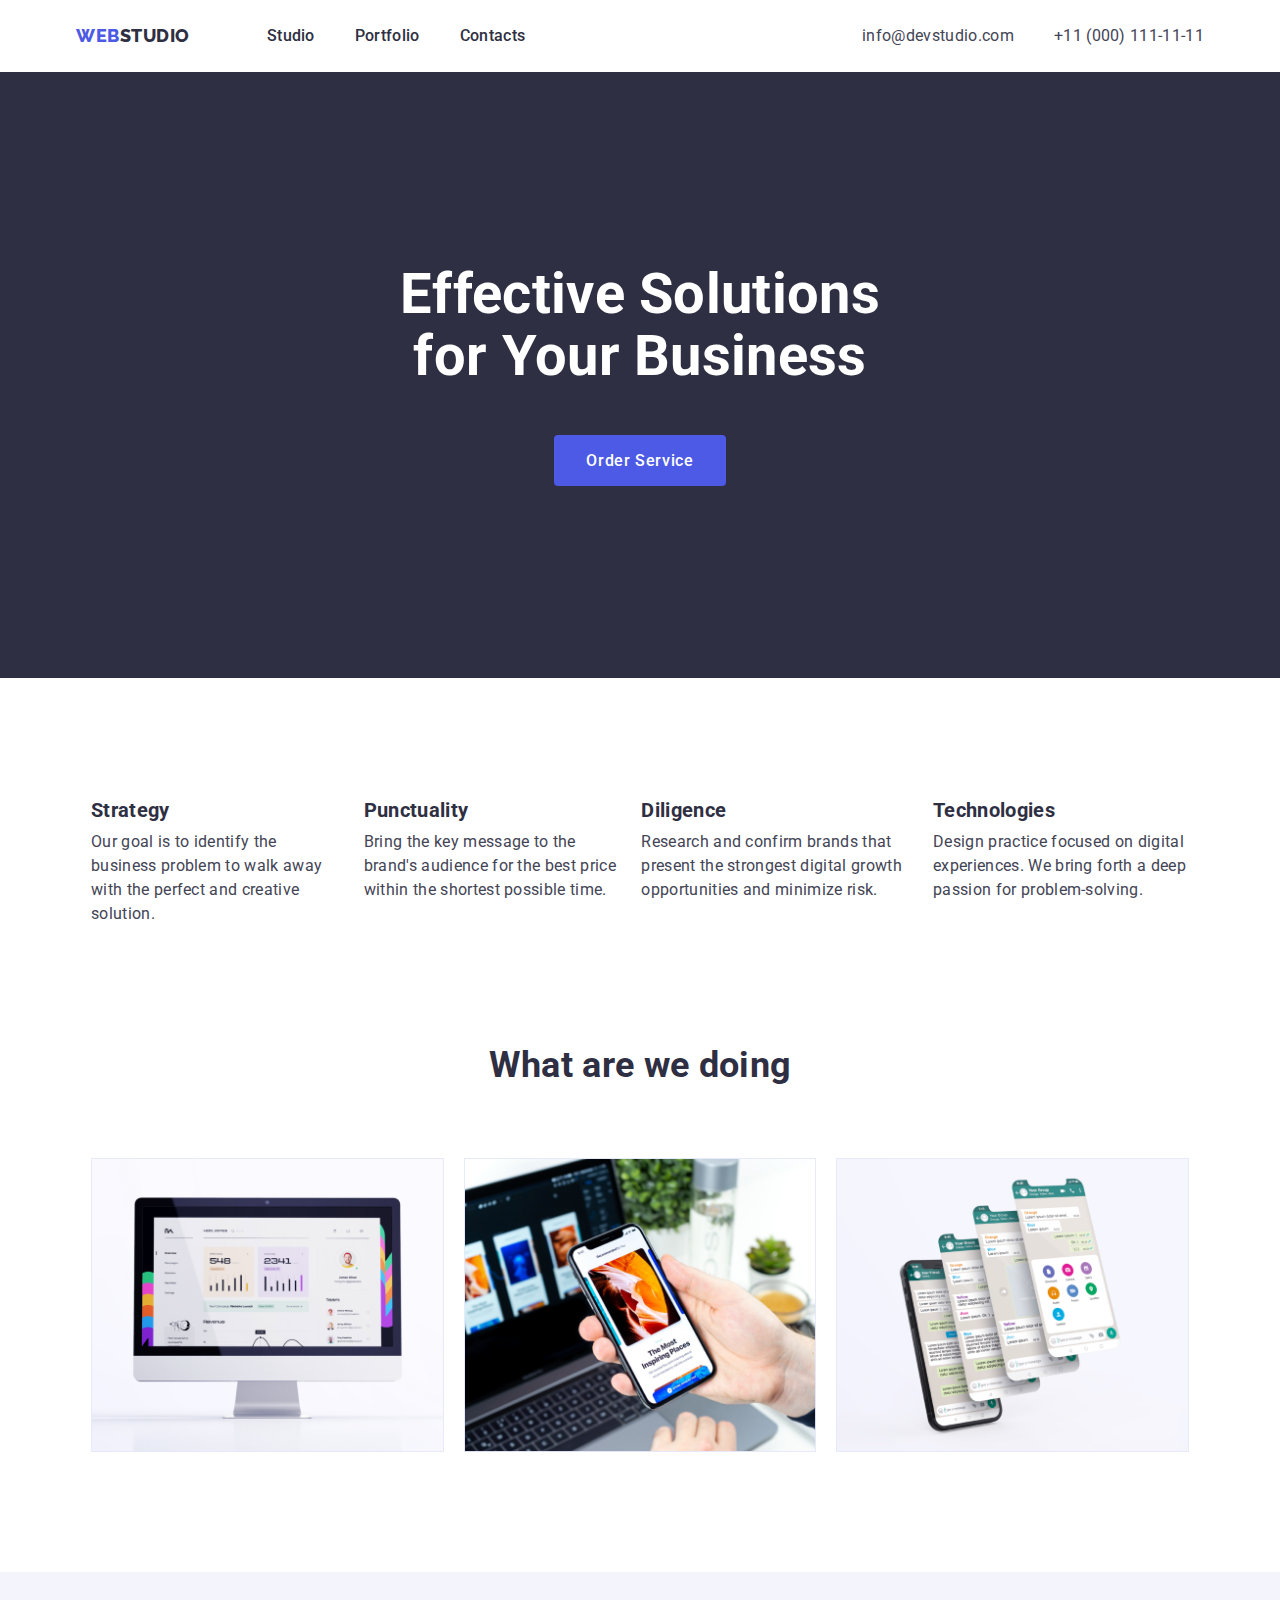
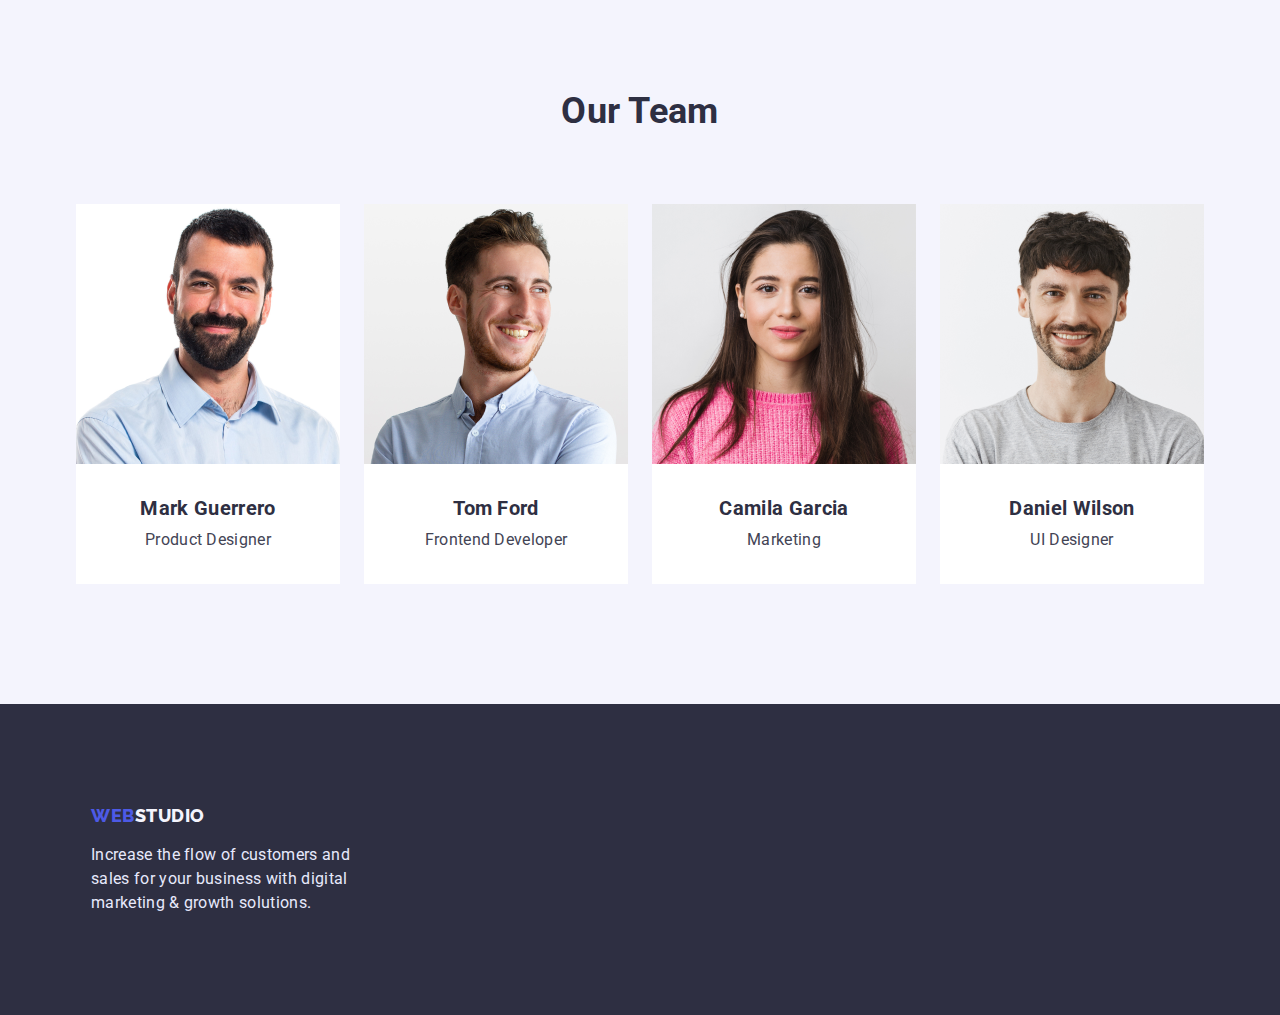
<file: index.html>
<!DOCTYPE html>
<html lang="en">
<head>
    <meta charset="UTF-8">
    <meta http-equiv="X-UA-Compatible" content="IE=edge">
    <meta name="viewport" content="width=device-width, initial-scale=1.0">
    <title>WEBSTUDIO</title>
    <link href="https://fonts.googleapis.com/css2?family=Raleway:wght@800&family=Roboto:wght@400;500;700&display=swap" rel="stylesheet">
    <link rel="stylesheet" href="./css/modern-normalize.css">
    <link rel="stylesheet" href="./css/styles.css">
</head>
<body>
    <header class="header">
         <div class="container-head">
            <nav class="header-link">
                <a class="header-link-a" href="./index.html"><span class="header-link-web">WEB</span>STUDIO</a>
                <ul class="header-link-nav">
                    <li class="header-link-nav-li"><a class="header-link-nav-a" href="">Studio</a></li>
                    <li class="header-link-nav-li"><a class="header-link-nav-a" href="./portfolio.html">Portfolio</a></li>
                    <li class="header-link-nav-li"><a class="header-link-nav-a" href="">Contacts</a></li>
                </ul>
             </nav>
             <ul class="header-info">
                <li class="header-info-li"><a class="header-info-b" href="mailto:info@devstudio.com">info@devstudio.com</a></li>
                <li class="header-info-li"><a class="header-info-b" href="tel:+11(000)111-11-11">+11 (000) 111-11-11</a></li>
             </ul> 
         </div>
    </header>
    <main>
        <section class="hero">
            <div class="container-full">
                <h1 class="hero-top">Effective Solutions for Your Business</h1>
                <button class="hero-btn" type="button">Order Service</button>
            </div>
        </section>
        <section class="advantages">
         <div class="advantages-container">
            <h2 class="visually-hidden" class="top">Advantages</h2>
              <ul class="link">
                 <li  class="top-link-li">
                     <h3 class="top-link-caption">Strategy</h3>
                     <p class="top-link-text">Our goal is to identify the business problem to walk away with the perfect and creative solution. </p>
                 </li>
                 <li class="top-link-li">
                    <h3 class="top-link-caption">Punctuality</h3>
                    <p class="top-link-text">Bring the key message to the brand's audience for the best price within the shortest possible time.</p>
                 </li>
                 <li class="top-link-li">
                      <h3 class="top-link-caption">Diligence</h3>
                      <p class="top-link-text">Research and confirm brands that present the strongest digital growth opportunities and minimize risk.</p>
                 </li>
                 <li class="top-link-li">
                     <h3 class="top-link-caption">Technologies</h3>
                     <p class="top-link-text">Design practice focused on digital experiences. We bring forth a deep passion for problem-solving.</p>
                 </li>
              </ul>
         </div>
         </section>
        <section class="works">
            <div class="container">
                <h2 class="works-link">What are we doing</h2>
                <ul class="works-item">
                    <li class="works-item-photo"><img  width="360" height="300" src="./images/image-1.png" alt="Photo 1"></li>
                    <li class="works-item-photo"><img width="360" height="300" src="./images/image-2.png" alt="Photo 2"></li>
                    <li class="works-item-photo"><img width="360" height="300" src="./images/image-3.png" alt="Photo 3"></li>
                </ul>
            </div>
        </section>
        <section class="meet">
            <div class="container-full">
                <h2 class="meet-title">Our Team</h2>
                <ul class="meet-title-link">
                    <li class="meet-title-color" ><img width="264" height="260" src="./images/photo-1.png" alt="Portrait 1">
                        <div class="meet-title-link-block">
                            <h3 class="meet-title-link-caption">Mark Guerrero</h3>
                            <p class="meet-title-link-text">Product Designer</p></div>
                    </li>
                    <li class="meet-title-color"><img width="264" height="260" src="./images/photo-2.png" alt="Portrait 2">
                         <div class="meet-title-link-block">
                            <h3 class="meet-title-link-caption">Tom Ford</h3>
                            <p class="meet-title-link-text">Frontend Developer</p></div>
                    </li>
                    <li class="meet-title-color"><img width="264" height="260" src="./images/photo-3.png" alt="Portrait 3">
                        <div class="meet-title-link-block">
                            <h3 class="meet-title-link-caption">Camila Garcia</h3>
                            <p class="meet-title-link-text">Marketing</p>
                        </div>
                    </li>
                    <li class="meet-title-color"><img width="264" height="260" src="./images/photo-4.png" alt="Portrait 4">
                        <div class="meet-title-link-block">
                            <h3 class="meet-title-link-caption">Daniel Wilson</h3>
                            <p class="meet-title-link-text">UI Designer</p>
                        </div>
                    </li>
                </ul>
            </div>
        </section>
     
    </main>
    <footer class="footer">
        <div class="container">
            <a class="logo" href="./index.html"><span class="logo-color">WEB</span>STUDIO</a>
            <p class="text">
            Increase the flow of customers and sales for your business with digital marketing & growth solutions.
            </p>
        </div>
    </footer>
</body>
</html>
</file>
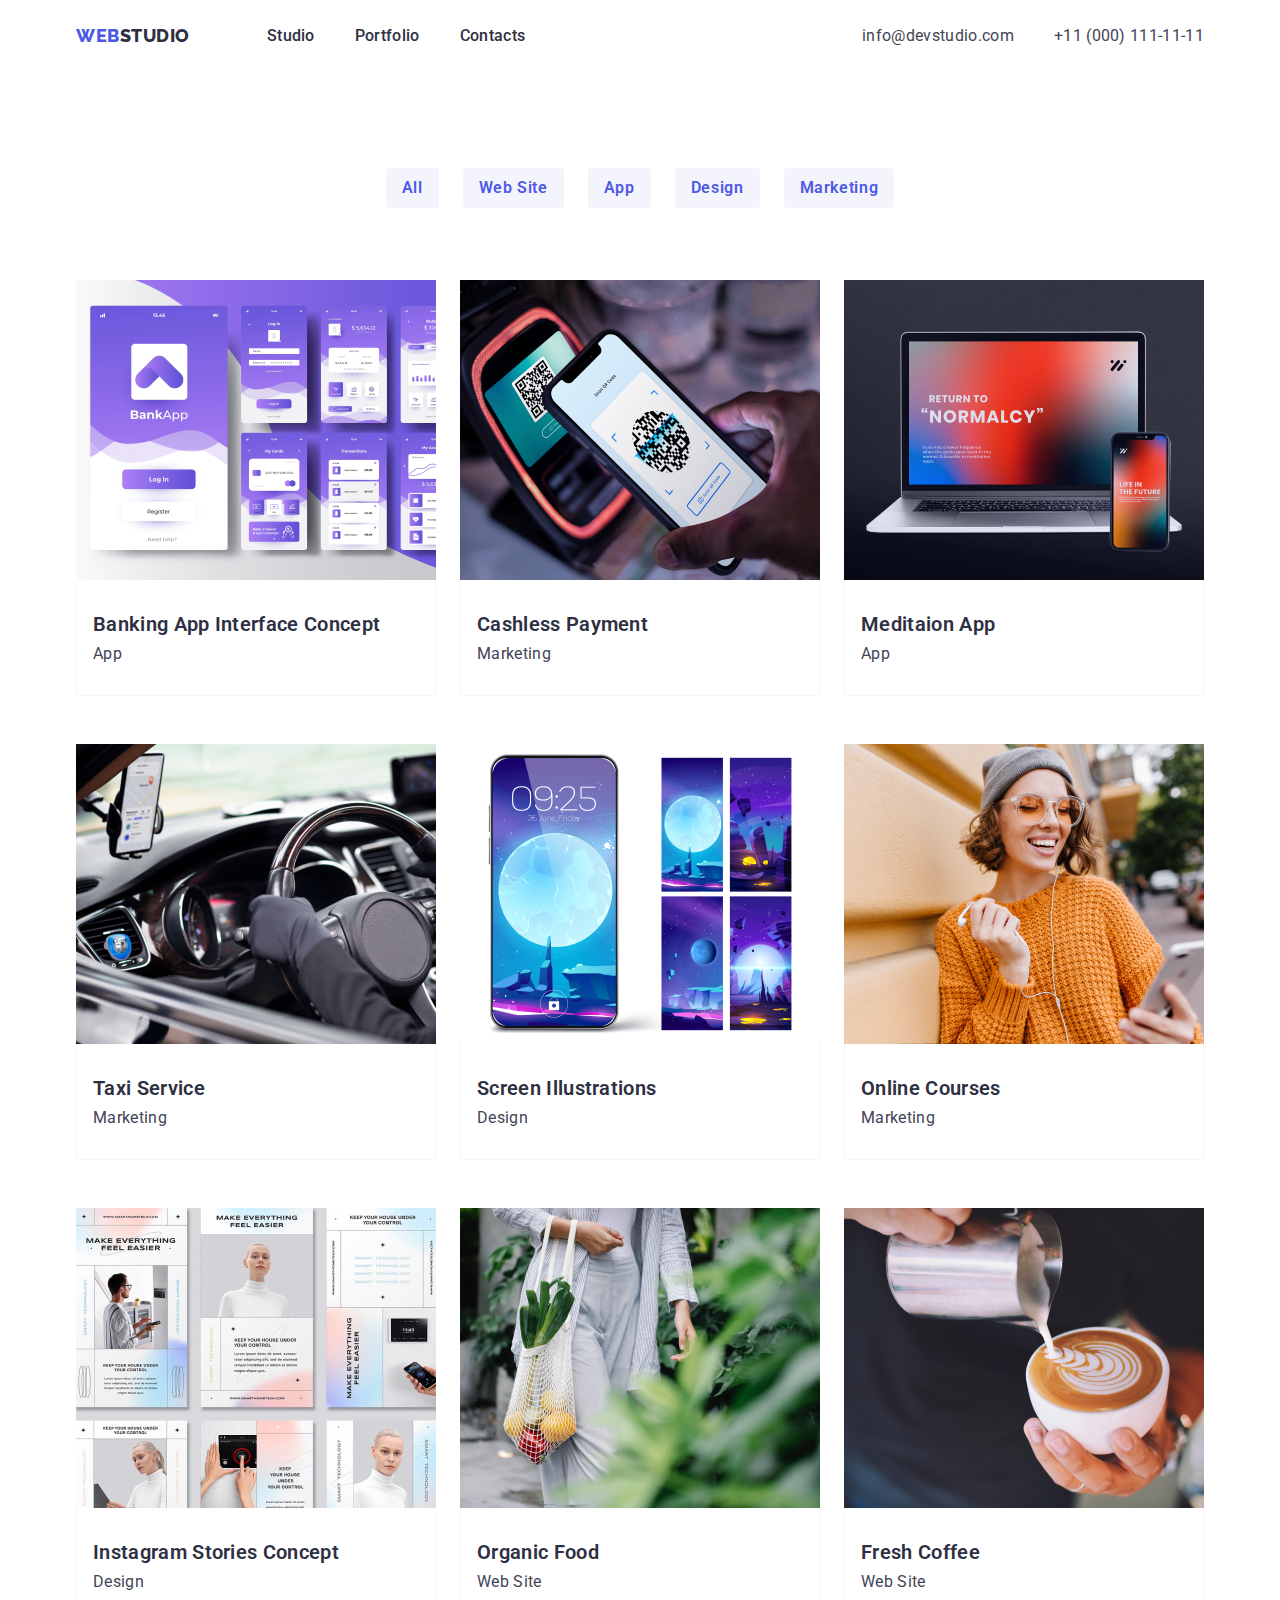
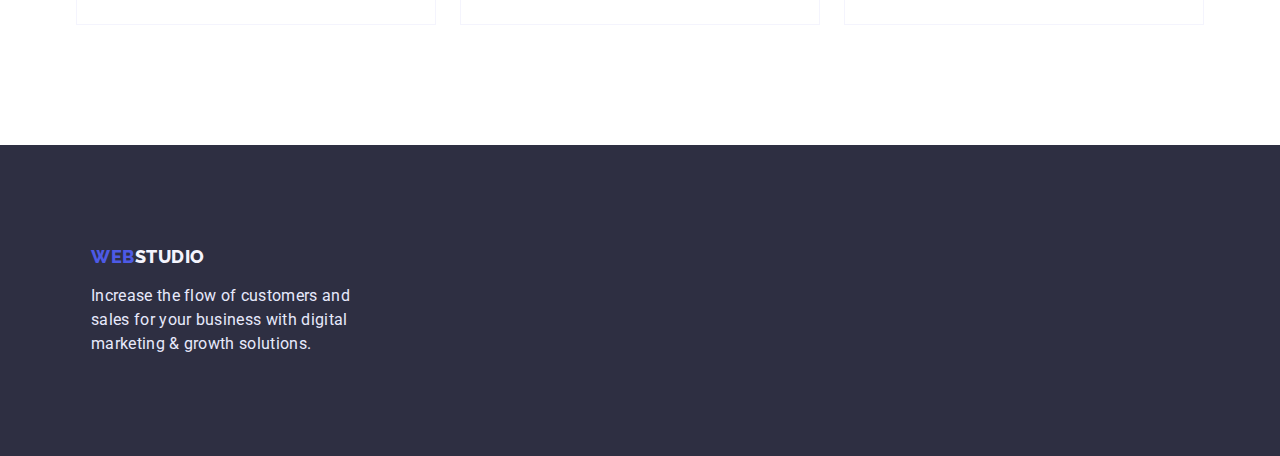
<file: portfolio.html>
<!DOCTYPE html>
<html lang="en">
<head>
    <meta charset="UTF-8">
    <meta http-equiv="X-UA-Compatible" content="IE=edge">
    <meta name="viewport" content="width=device-width, initial-scale=1.0">
    <title>Portfolio</title>
    <link href="https://fonts.googleapis.com/css2?family=Raleway:wght@800&family=Roboto:wght@400;500;700&display=swap" rel="stylesheet">
    <link rel="stylesheet" href="./css/modern-normalize.css">
    <link rel="stylesheet" href="./css/styles.css">
</head>
<body>
    <header class="header">
        <div class="container-head">
            <nav class="header-link">
                <a class="header-link-a" href="./index.html"><span class="header-link-web">WEB</span>STUDIO</a>
                <ul class="header-link-nav">
                    <li class="header-link-nav-li"><a class="header-link-nav-a" href="">Studio</a></li>
                    <li class="header-link-nav-li"><a class="header-link-nav-a" href="./portfolio.html">Portfolio</a></li>
                    <li class="header-link-nav-li"><a class="header-link-nav-a" href="">Contacts</a></li>
                </ul>
            </nav>
            <ul class="header-info">
                <li class="header-info-li"><a class="header-info-b" href="mailto:info@devstudio.com">info@devstudio.com</a></li>
                <li class="header-info-li"><a class="header-info-b" href="tel:+11(000)111-11-11">+11 (000) 111-11-11</a></li>
            </ul>
        </div>
    </header>
    <main>
    <section class="porfolio">
    <h1 class="visually-hidden">Portfolio</h1>
    <div class="container-btn">
        <ul class="portfolio-nav">
            <li class="portfolio-nav-li"><button class="portfolio-nav-btn" type="button">All</button></li>
            <li class="portfolio-nav-li"><button class="portfolio-nav-btn" type="button">Web Site</button></li>
            <li class="portfolio-nav-li"><button class="portfolio-nav-btn" type="button">App</button></li>
            <li class="portfolio-nav-li"><button class="portfolio-nav-btn" type="button">Design</button></li>
            <li class="portfolio-nav-li"><button class="portfolio-nav-btn" type="button">Marketing</button></li>
      </ul>
      <ul class="work">
        <li class="card"><img width="360" height="300" src="./images/image-4.png" alt="Interface">
             <div class="card-text">
                 <h3 class="work-caption">Banking App Interface Concept</h3>
                 <p class="work-text">App</p>
             </div>
        </li>
        
        <li class="card"><img width="360" height="300" src="./images/image-5.png" alt="blue">
             <div class="card-text">
                 <h3 class="work-caption">Cashless Payment</h3>
                 <p class="work-text">Marketing</p>
             </div>
        </li>
       
         <li class="card"><img width="360" height="300" src="./images/image-6.png" alt="Device">
             <div class="card-text">
                <h3 class="work-caption">Meditaion App</h3>
             <p class="work-text">App</p>
             </div>
        </li>
       
        <li class="card"><img width="360" height="300" src="./images/image-7.png" alt="Taxi">
             <div class="card-text">
                 <h3 class="work-caption">Taxi Service</h3>
                 <p class="work-text">Marketing</p>
             </div>
        </li>
       
        <li class="card"><img width="360" height="300" src="./images/image-8.png" alt="Screen">
              <div class="card-text">
                 <h3 class="work-caption">Screen Illustrations</h3>
                 <p class="work-text">Design</p>
              </div>
        </li>
        
        <li class="card"><img width="360" height="300" src="./images/image-9.png" alt="link">
             <div class="card-text">
                 <h3 class="work-caption">Online Courses</h3>
                  <p class="work-text">Marketing</p>
             </div>
        </li>
       
        <li class="card"><img width="360" height="300" src="./images/image-10.png" alt="Instagram Stories">
             <div class="card-text">
                 <h3 class="work-caption">Instagram Stories Concept</h3>    
                 <p class="work-text">Design</p>
             </div>
        </li>
        
        <li class="card"><img width="360" height="300" src="./images/image-11.png" alt="Food">
             <div class="card-text">
                 <h3 class="work-caption">Organic Food</h3>
                 <p class="work-text">Web Site</p>
             </div>
        </li>
       
        <li class="card"><img width="360" height="300" src="./images/image-12.png" alt="Coffee">
            <div class="card-text">
                 <h3 class="work-caption">Fresh Coffee</h3>
                 <p class="work-text">Web Site</p>
            </div>
        </li>
      </ul>
    </div>
    </section>
    </main>
    <footer class="footer">
        <div class="container">
            <a class="logo" href="./index.html"><span class="logo-color">WEB</span>STUDIO</a>
             <p class="text">
            Increase the flow of customers and sales for your business with digital marketing & growth solutions.
             </p>
        </div>
    </footer>
</body>
</html>
</file>
<file: css/styles.css>
:root {
    --primary-white-color: #FFFFFF ;
    --accent-color: #4D5AE5;
    --first-basic-color: #434455;
    --second-basic-color: #2E2F42;
}
body {
    background-color: var(--primary-white-color);
    font-family: Roboto, sans-serif;
     
    letter-spacing: 0.02em;
}

ul {
    list-style: none;
}

a {
    text-decoration: none;
}

h1,
h2,
h3,
h4,
h5,
h6,
p,
ul {
  margin: 0;
  padding: 0;;
}

img {
  display: block;
  max-width: 100%;
  height: auto;
}


.header {
    display: flex;

}

.header .container-head {
    display: flex;
    align-items: center;
    width: 1158px;

    margin-left: auto;
    margin-right: auto;
    padding-right: 15px;
    padding-left: 15px;
} 

.header-link {
    display: flex;
    align-items: center;
}
.header-link-web {
    font-family: 'Raleway', sans-serif;
    font-weight: 800;
    font-size: 18px;
    line-height: 1.3;
    letter-spacing: 0.03em;
    color: var(--accent-color);
}
.header-link-a { 
    display: block;

    font-family: 'Raleway',sans-serif;
    font-weight: 800;
    font-size: 18px;
    line-height: 1.3;
    letter-spacing: 0.03em;
    color: var(--second-basic-color);
}

.header-link-nav {
    display: flex;

    margin-left: 77px;
}

.header-link-nav-li:not(:last-child) {
     margin-right: 40px;
}


.header-link-nav-a {
    display: block;
    padding-top: 24px;
    padding-bottom: 24px;

    font-size: 16px;
    font-weight: 500;
    line-height: 1.5;
    color: var(--second-basic-color);
}

.header-link-nav-a:focus,
.header-link-nav-a:hover {
   color: var(--accent-color);
}

.header-info {
    display: flex;
   margin-left: auto;
    align-items: center;
}


.header-info-li:not(:last-child) {
    margin-right: 40px;
}


.header-info-b {
    font-size: 16px;
    line-height: 1.5;
    color: var(--first-basic-color);
}

.header-info-b:focus,
.header-info-b:hover {
    color: var(--accent-color);
}
.hero {
    background-color: var(--second-basic-color);
    text-align: center;
    padding-top: 192px;
    padding-bottom: 192px;
}
.hero-top {
    max-width: 492px;
    margin-right: auto;
    margin-left: auto;

    font-weight: 700;
    font-size: 56px;
    line-height: 1.1;
    color: var(--primary-white-color);
}
.hero-btn {
    margin-top: 48px;
    padding: 16px 32px;
    border: none;
    border-radius: 4px;
    
    font-family: 'Roboto', sans-serif;
    font-weight: 500;
    font-size: 16px;
    line-height: 1.2;
    color: var(--primary-white-color);
    background-color: var(--accent-color);
    cursor: pointer;
    letter-spacing: 0.04em;
    
}

.container-full {
    width: 1158px;
    padding-left: 15px;
    padding-right: 15px;
    margin-left: auto;
    margin-right: auto;
}

.container {
    width: 1128px;
    padding-left: 15px;
    padding-right: 15px;
    margin-left: auto;
    margin-right: auto;
}

.link {
    display: flex;

}
.top-link-li:not(:last-child) {
    margin-right: 24px;

}

.top-link-li {
    flex-basis: calc((100% -72px) / 4);
}


.top-link-caption {
    margin-bottom: 8px;

    font-weight: 700;
    font-size: 20px;
    line-height: 1.2;
    color: var(--second-basic-color);
}
.top-link-text {
    font-size: 16px;
    line-height: 1.5;
    color: var(--first-basic-color);
}
.center-b:hover,
.center-b:focus {
    background-color: #404BBF;
}

.visually-hidden {
    position: absolute;
      white-space: nowrap;
      width: 1px;
      height: 1px;
      overflow: hidden;
      border: 0;
      padding: 0;
      clip: rect(0 0 0 0);
      clip-path: inset(50%);
      margin: -1px;
  } 



.advantages-container  {
    width: 1128px;
    padding-left: 15px;
    padding-right: 15px;
    padding-top: 120px;
    margin-bottom: 0;
    margin-right: auto;
    margin-left: auto;
}

 .advanteges .top-link-caption {
    font-size: 20px;
    line-height: 1.2;
    color: var(--second-basic-color);
}

 .advanteges .top-link-text{
    font-size: 16px;
    line-height: 1.5;
    color: var(--first-basic-color);
}

.works .container{
    padding-bottom: 120px;
    padding-top: 120px;
}

.works-link {
    text-align: center;
    margin-bottom: 72px;

    font-size: 36px;
    line-height: 1.11;
    color: var(--second-basic-color);
}

.works-item {
    display: flex;
}

.works-item-photo:not(:last-child) {
    margin-right: 20px;
}

.meet {
    padding-top: 120px;
    padding-bottom: 120px;
    background-color: #F4F4FD;
}

.meet-title {
    text-align: center;
    margin-bottom: 72px;


    font-weight: 700;
    font-size: 36px;
    line-height: 1.1;
    color: var(--second-basic-color);
}

.meet-title-link  {
    display: flex;
    text-align: center;
    justify-content: center;
    margin: 0;

    background-color: #F4F4FD;
}

.meet-title-link-block {
    margin-top: 32px;
    margin-bottom: 32px;
}

.meet-title-color {
    background-color: #FFFFFF;
}

.meet-title-color:not(:last-child) {
    margin-right: 24px;
}

.meet-title-link-caption {
    margin-bottom: 8px;

    font-size: 20px;
    line-height: 1.2;
    color: var(--second-basic-color);
}
.meet-title-link-text {

    font-size: 16px;
    line-height: 1.5;
    color: var(--first-basic-color);
}

.footer {
    padding-top: 100px;    
    padding-bottom: 100px;
    background-color: #2E2F42;
}



.footer .logo-color {

    font-family: 'Raleway', sans-serif;
    font-weight: 800;
    font-size: 18px;
    line-height: 1.3;
    letter-spacing: 0.03em;
    color: var(--accent-color);
}

.footer .logo {

    font-family: 'Raleway', sans-serif;
    font-weight: 800;
    font-size: 18px;
    line-height: 1.16;
    color: #F4F4FD;
    letter-spacing: 0.03em;
}

.footer .text {
    max-width: 264px;
    margin-top: 16px;

    font-size: 16px;
    line-height: 1.5;
    font-weight: 400;
    color: #E7E9FC;
}



/* _______PORTFOLIO______ */


.container-btn {
    width: 1158px;
    padding-left: 15px;
    padding-right: 15px;
    margin-left: auto;
    margin-right: auto;
}

.porfolio {
    padding-top: 96px;
    padding-bottom: 120px;
}

.portfolio-nav {
    display: flex;
    justify-content: center;
    margin-bottom: 72px;
}

.portfolio-nav-li:not(:last-child) {
    margin-right: 24px;
}

.portfolio-nav-btn { 
    padding: 8px 16px;
    border: none;
    border-radius: 4px;
    
    font-weight: 600;
    font-size: 16px;
    line-height: 1.5; 
    letter-spacing: 0.04em;
    color: var(--accent-color);
    background-color: #F4F4FD;
    cursor: pointer;
}

.portfolio-nav-btn:hover,
.portfolio-nav-btn:focus {
    color: var(--primary-white-color);
    background-color: var(--accent-color);
}


.work {
    display: flex;
    flex-wrap: wrap;
    margin-top: 0;


}
.work .card {
    margin-right: 24px;
    margin-bottom: 48px;
}
.work .card:nth-child(3n) {
    margin-right: 0;
}
.work .card:nth-last-child(-n + 3) {
    margin-bottom: 0; 
}

.card-text {
    border: 0.5px solid #F4F4FD;
    border-top: none;   
    padding-bottom: 32px;
    padding-top: 32px;
}

.work-caption {
    
    padding-left: 16px;

    font-weight: 600;
    font-size: 20px;
    line-height: 1.2;
    color: var(--second-basic-color);
}
.work-text {
    padding-top: 8px;
    padding-left: 16px;

    
    font-size: 16px;
    line-height: 1.2;
    color: var(--first-basic-color);
}
</file>
